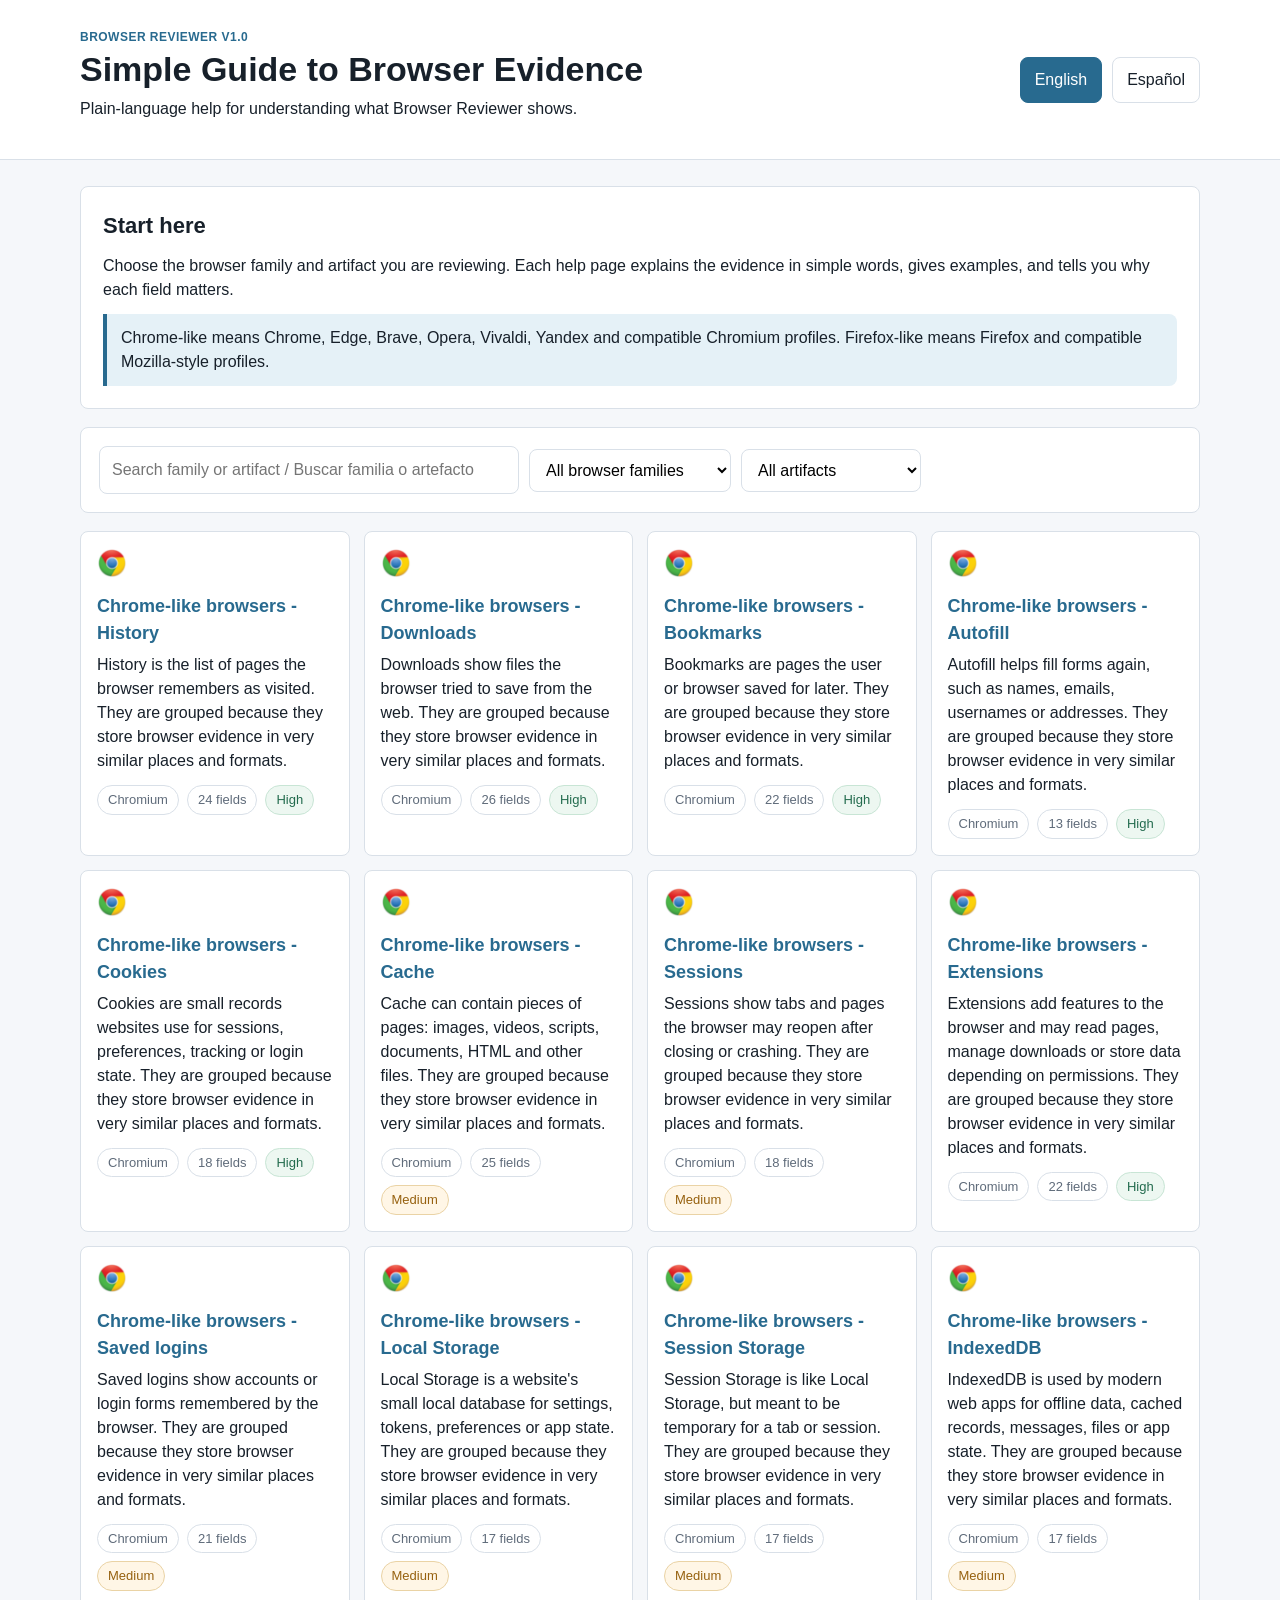
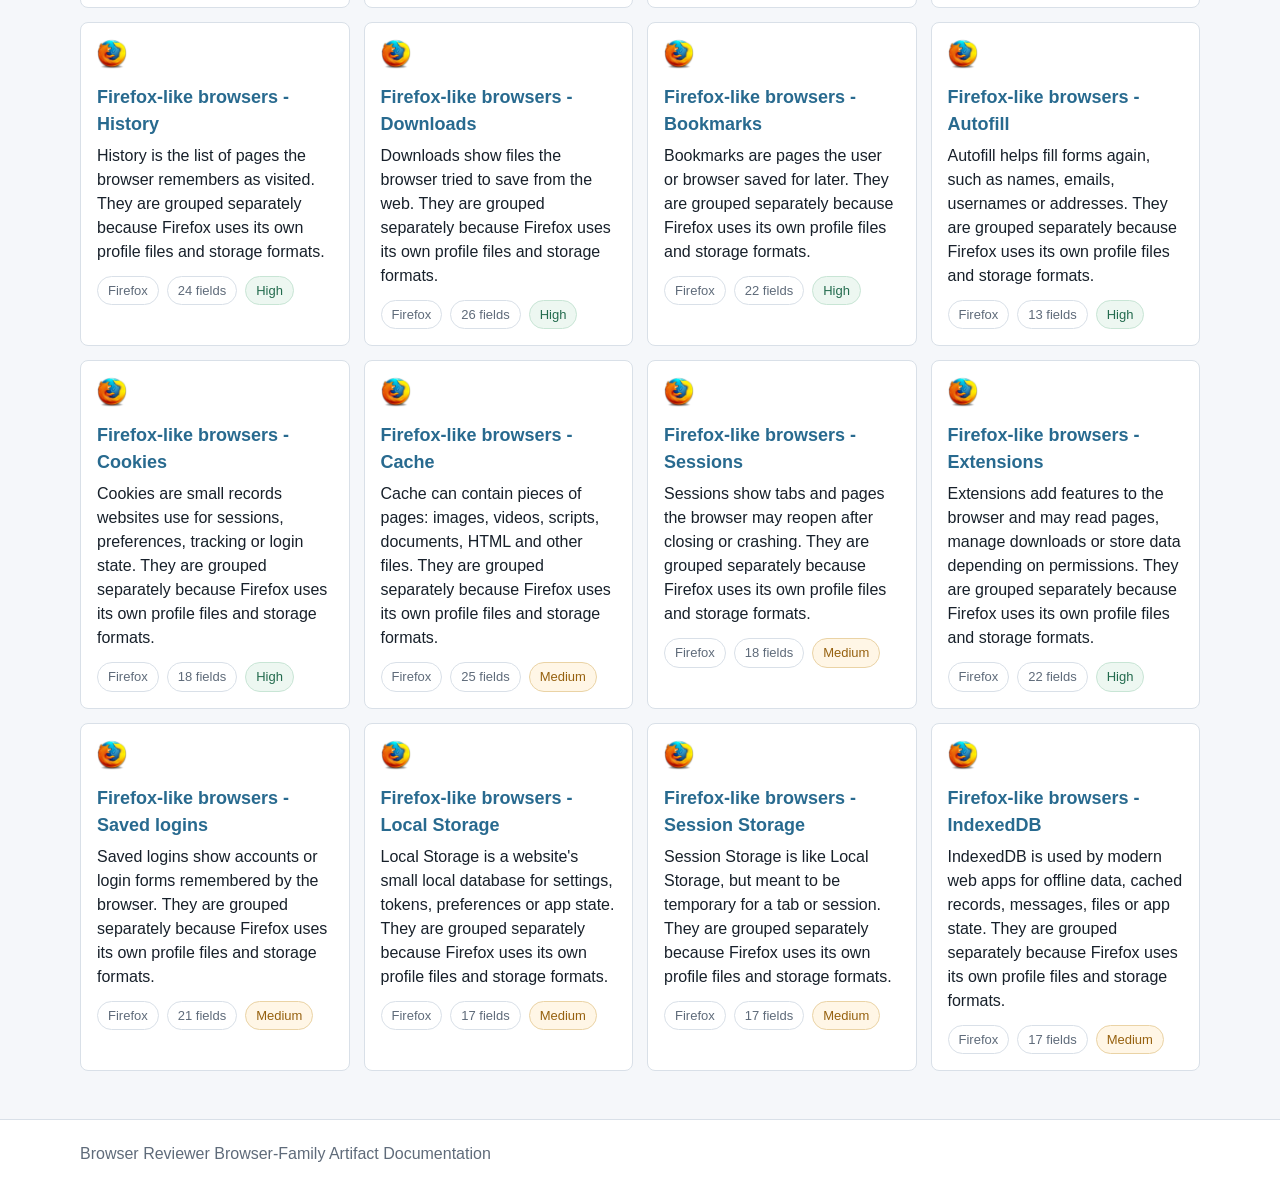
<file: Browser Reviewer v1.0/Browser Reviewer/Resources/docs/index.html>
<!doctype html>
<html lang="en">
<head>
  <meta charset="utf-8">
  <meta name="viewport" content="width=device-width, initial-scale=1">
  <title>Browser Reviewer Browser-Family Artifact Reference</title>
  <link rel="stylesheet" href="docs.css">
</head>
<body>
  <header>
    <div class="wrap topbar">
      <div>
        <div class="eyebrow">Browser Reviewer v1.0</div>
        <h1 data-label-en="Simple Guide to Browser Evidence" data-label-es="Guia Simple de Evidencia Web"></h1>
        <p data-label-en="Plain-language help for understanding what Browser Reviewer shows." data-label-es="Ayuda en lenguaje claro para entender lo que muestra Browser Reviewer."></p>
      </div>
      <div class="toolbar">
        <button data-lang="en">English</button>
        <button data-lang="es">Español</button>
      </div>
    </div>
  </header>

  <main class="wrap">
    <section class="hero">
      <h2 data-label-en="Start here" data-label-es="Empiece aqui"></h2>
      <p data-label-en="Choose the browser family and artifact you are reviewing. Each help page explains the evidence in simple words, gives examples, and tells you why each field matters." data-label-es="Elija la familia de navegador y el artefacto que esta revisando. Cada pagina explica la evidencia en palabras simples, da ejemplos y dice por que importa cada campo."></p>
      <div class="note" data-label-en="Chrome-like means Chrome, Edge, Brave, Opera, Vivaldi, Yandex and compatible Chromium profiles. Firefox-like means Firefox and compatible Mozilla-style profiles." data-label-es="Chrome-like significa Chrome, Edge, Brave, Opera, Vivaldi, Yandex y perfiles Chromium compatibles. Firefox-like significa Firefox y perfiles compatibles estilo Mozilla."></div>
    </section>

    <section class="panel filters">
      <input id="docSearch" type="search" placeholder="Search family or artifact / Buscar familia o artefacto">
      <select id="browserFilter">
        <option value="" data-label-en="All browser families" data-label-es="Todas las familias">All browser families</option>
      </select>
      <select id="artifactFilter">
        <option value="" data-label-en="All artifacts" data-label-es="Todos los artefactos">All artifacts</option>
      </select>
    </section>

    <section class="grid" id="artifactIndex"></section>
  </main>

  <footer>
    <div class="wrap">Browser Reviewer Browser-Family Artifact Documentation</div>
  </footer>

  <script src="browser-docs-data.js"></script>
  <script src="docs.js"></script>
</body>
</html>
</file>
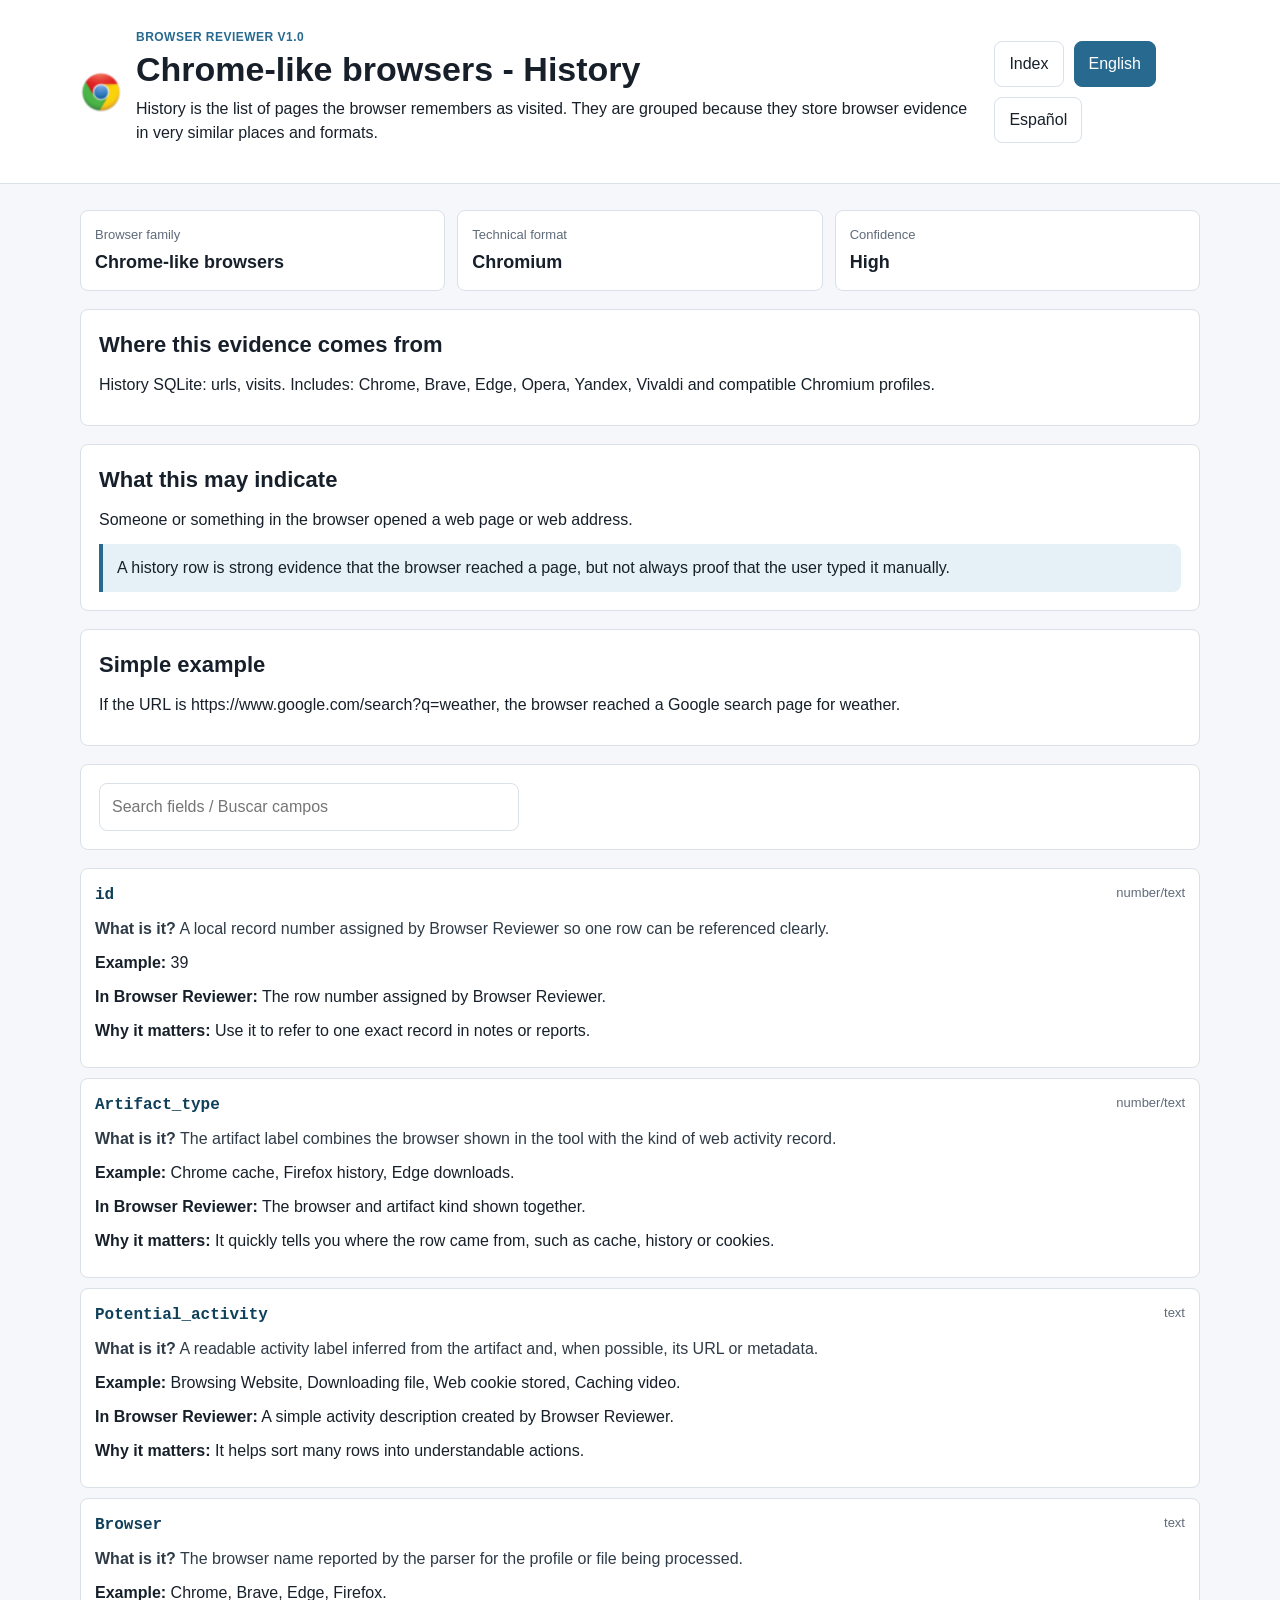
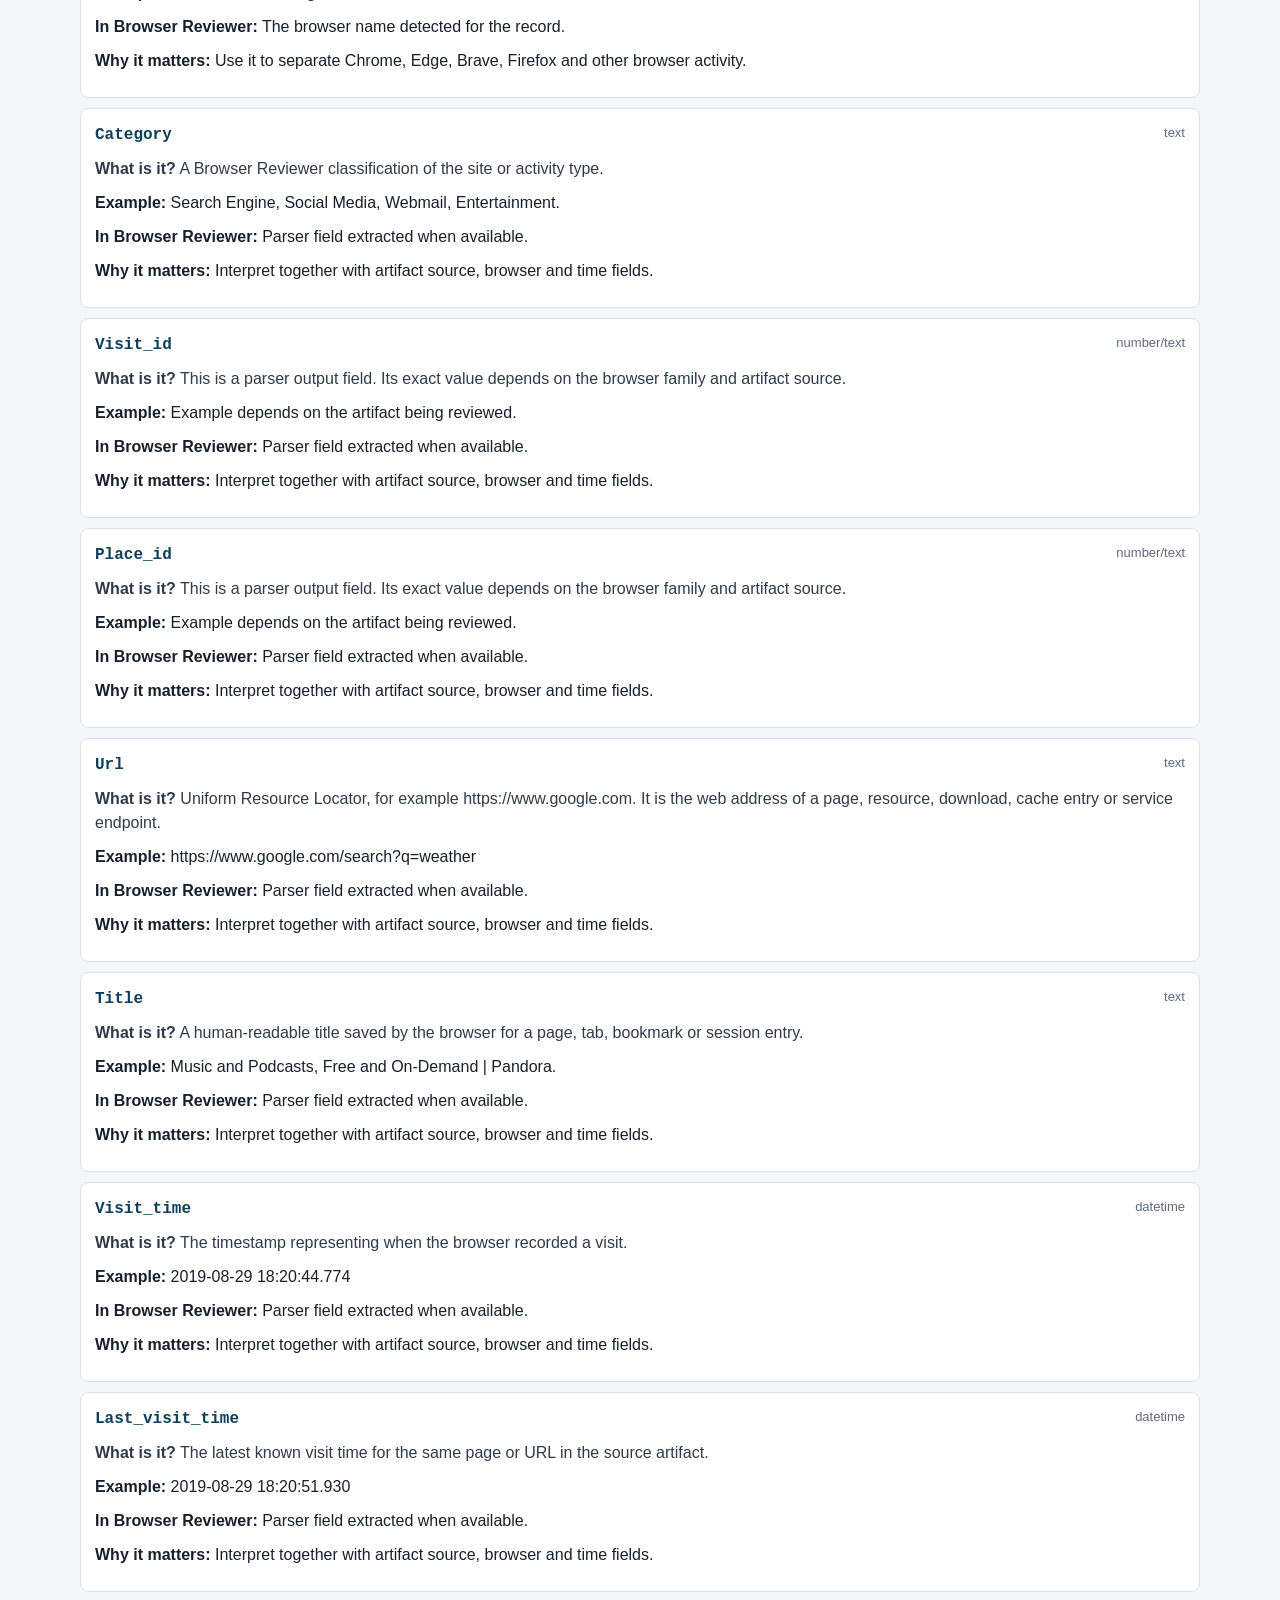
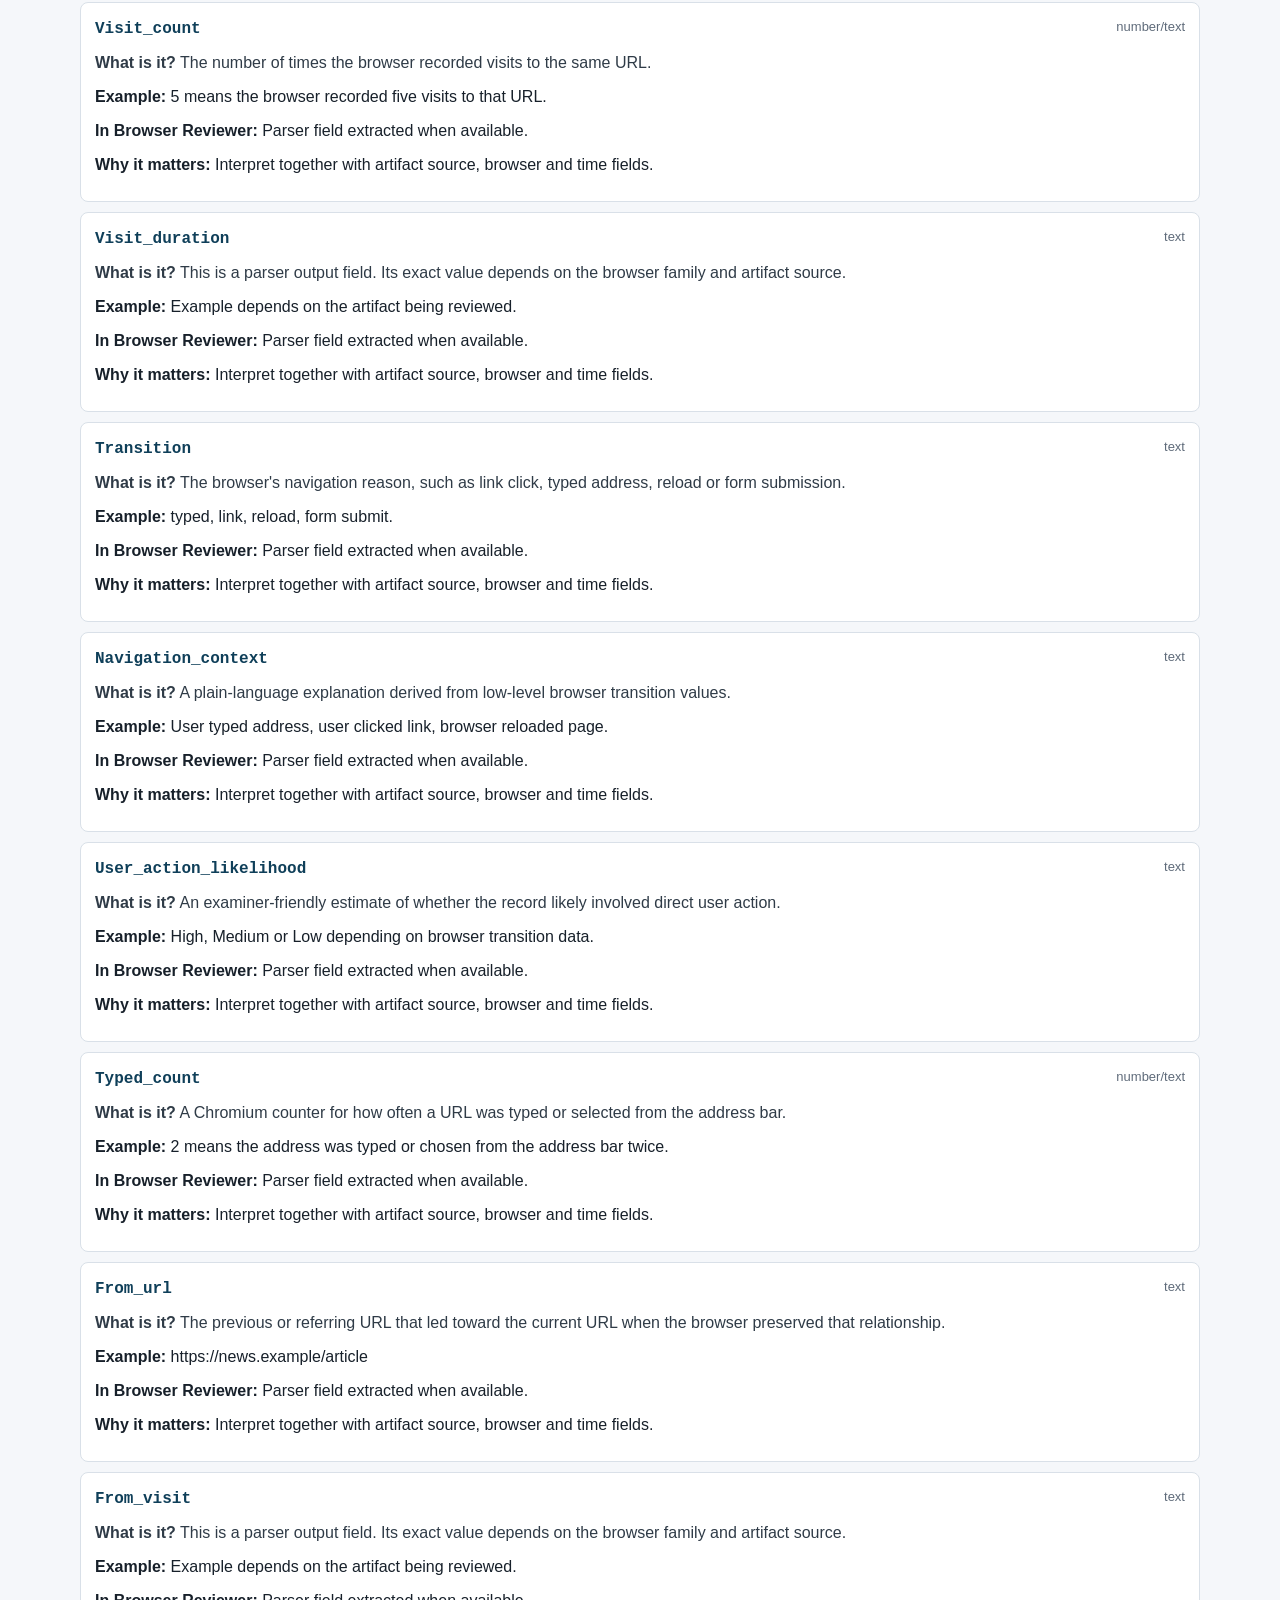
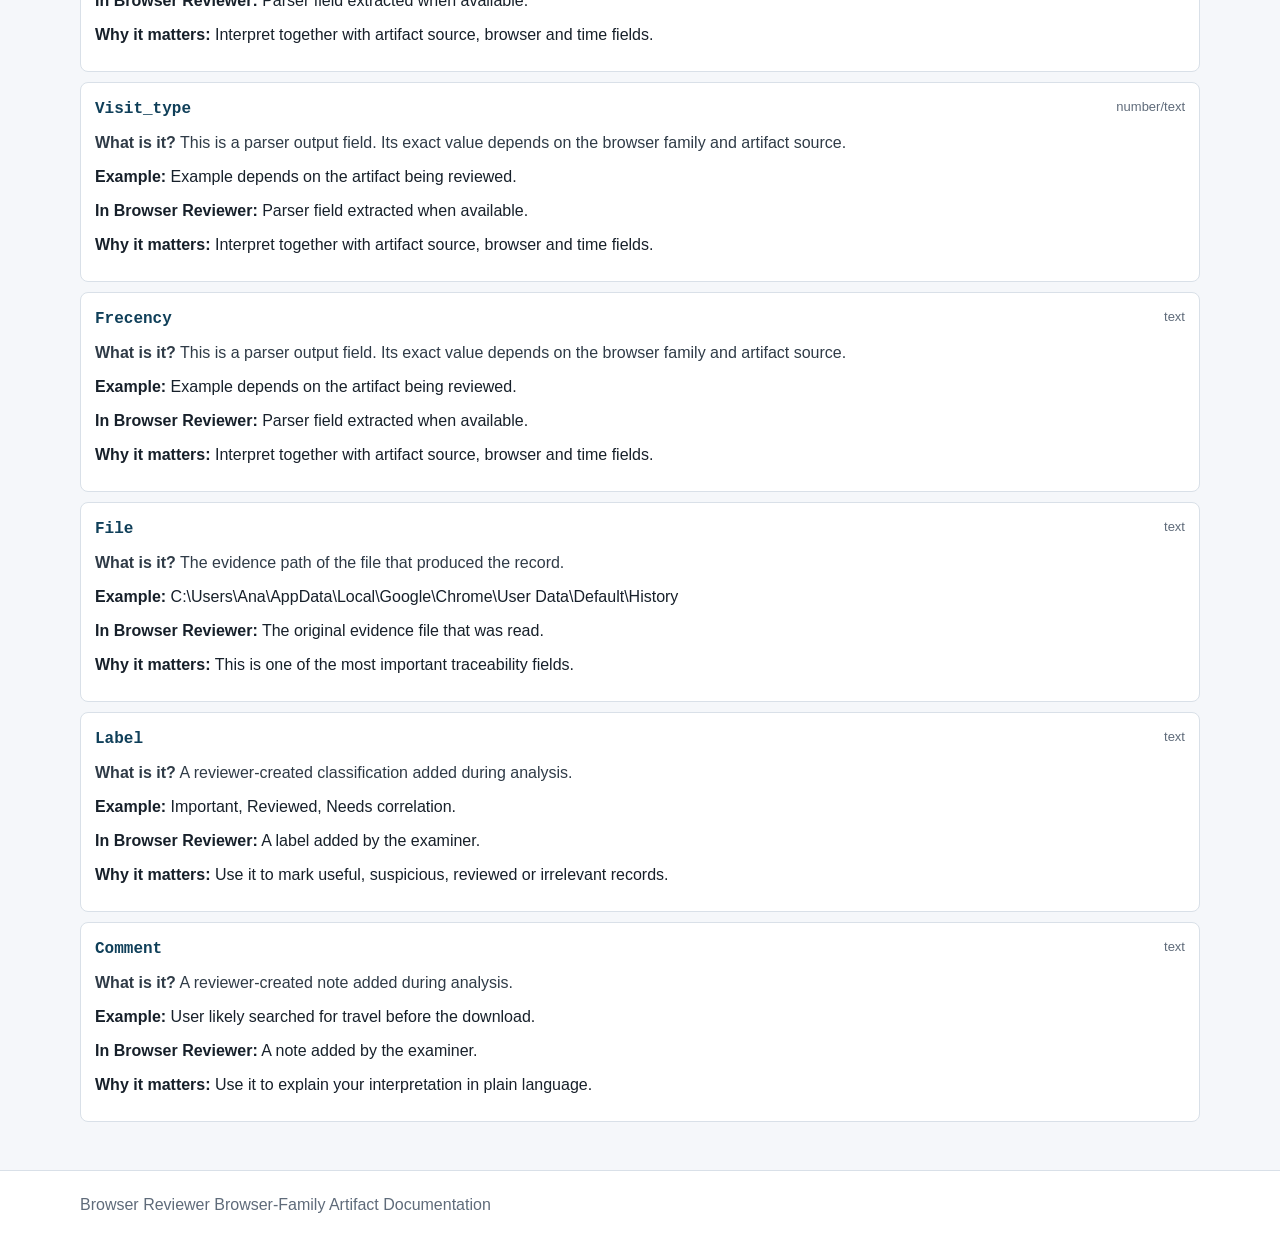
<file: Browser Reviewer v1.0/Browser Reviewer/Resources/docs/browser-artifact.html>
<!doctype html>
<html lang="en">
<head>
  <meta charset="utf-8">
  <meta name="viewport" content="width=device-width, initial-scale=1">
  <title>Browser-Family Artifact | Browser Reviewer Docs</title>
  <link rel="stylesheet" href="docs.css">
</head>
<body>
  <header>
    <div class="wrap topbar">
      <div class="title-row">
        <img class="doc-icon" data-doc-icon src="../browser_icon.png" alt="Browser">
        <div>
          <div class="eyebrow">Browser Reviewer v1.0</div>
          <h1 data-i18n="title"></h1>
          <p data-i18n="summary"></p>
        </div>
      </div>
      <div class="toolbar">
        <a class="button" href="index.html">Index</a>
        <button data-lang="en">English</button>
        <button data-lang="es">Español</button>
      </div>
    </div>
  </header>

  <main class="wrap">
    <section class="facts">
      <article>
        <span data-label-en="Browser family" data-label-es="Familia de navegador"></span>
        <strong data-i18n="browser"></strong>
      </article>
      <article>
        <span data-label-en="Technical format" data-label-es="Formato tecnico"></span>
        <strong data-i18n="family"></strong>
      </article>
      <article>
        <span data-label-en="Confidence" data-label-es="Confianza"></span>
        <strong data-i18n="confidence"></strong>
      </article>
    </section>

    <section class="panel">
      <h2 data-label-en="Where this evidence comes from" data-label-es="De donde sale esta evidencia"></h2>
      <p data-i18n="source"></p>
    </section>

    <section class="panel">
      <h2 data-label-en="What this may indicate" data-label-es="Que puede indicar"></h2>
      <p data-i18n="potential"></p>
      <div class="note" data-i18n="caution"></div>
    </section>

    <section class="panel">
      <h2 data-label-en="Simple example" data-label-es="Ejemplo simple"></h2>
      <p data-i18n="example"></p>
    </section>

    <section class="panel">
      <div class="toolbar">
        <input id="fieldSearch" type="search" placeholder="Search fields / Buscar campos">
      </div>
    </section>

    <section class="field-list" id="fields"></section>
  </main>

  <footer>
    <div class="wrap">Browser Reviewer Browser-Family Artifact Documentation</div>
  </footer>

  <script src="browser-docs-data.js"></script>
  <script src="docs.js"></script>
</body>
</html>
</file>
<file: Browser Reviewer v1.0/Browser Reviewer/Resources/docs/docs.css>
:root {
  --bg: #f5f7fa;
  --panel: #ffffff;
  --ink: #17202a;
  --muted: #5f6b7a;
  --line: #d9e0e8;
  --accent: #286a8f;
  --accent-soft: #e5f1f7;
  --good: #236b4e;
  --warn: #96610f;
}

* {
  box-sizing: border-box;
}

body {
  margin: 0;
  background: var(--bg);
  color: var(--ink);
  font-family: "Segoe UI", Arial, sans-serif;
  line-height: 1.5;
}

header {
  background: #ffffff;
  border-bottom: 1px solid var(--line);
}

.wrap {
  width: min(1120px, calc(100% - 40px));
  margin: 0 auto;
}

.topbar {
  display: flex;
  justify-content: space-between;
  gap: 16px;
  padding: 28px 0;
  align-items: center;
}

.eyebrow {
  color: var(--accent);
  font-weight: 700;
  letter-spacing: .04em;
  text-transform: uppercase;
  font-size: 12px;
}

h1 {
  margin: 4px 0 8px;
  font-size: 34px;
  line-height: 1.15;
}

h2 {
  margin: 0 0 12px;
  font-size: 22px;
}

p {
  margin: 0 0 10px;
}

a {
  color: var(--accent);
  text-decoration: none;
}

a:hover {
  text-decoration: underline;
}

main {
  padding: 26px 0 48px;
}

.toolbar {
  display: flex;
  gap: 10px;
  flex-wrap: wrap;
  align-items: center;
}

.title-row {
  display: flex;
  gap: 14px;
  align-items: center;
}

.doc-icon,
.browser-icon {
  width: 42px;
  height: 42px;
  object-fit: contain;
  flex: 0 0 auto;
}

button,
.button {
  border: 1px solid var(--line);
  border-radius: 8px;
  background: #ffffff;
  color: var(--ink);
  padding: 10px 14px;
  font: inherit;
  cursor: pointer;
}

button.active,
.button.primary {
  background: var(--accent);
  border-color: var(--accent);
  color: #ffffff;
}

.hero,
.panel,
.field-card,
.artifact-card {
  background: var(--panel);
  border: 1px solid var(--line);
  border-radius: 8px;
}

.hero {
  padding: 22px;
  margin-bottom: 18px;
}

.grid {
  display: grid;
  grid-template-columns: repeat(auto-fit, minmax(240px, 1fr));
  gap: 14px;
}

.artifact-card {
  padding: 16px;
}

.artifact-card .browser-icon {
  width: 30px;
  height: 30px;
  margin-bottom: 8px;
}

.artifact-card h2 {
  font-size: 18px;
  margin-bottom: 6px;
}

.panel {
  padding: 18px;
  margin-bottom: 18px;
}

.meta {
  display: flex;
  gap: 8px;
  flex-wrap: wrap;
  margin-top: 12px;
}

.pill {
  display: inline-flex;
  align-items: center;
  border-radius: 999px;
  border: 1px solid var(--line);
  padding: 4px 10px;
  color: var(--muted);
  background: #ffffff;
  font-size: 13px;
}

.pill.good {
  color: var(--good);
  background: #edf7f1;
  border-color: #c8e5d5;
}

.pill.warn {
  color: var(--warn);
  background: #fff6e6;
  border-color: #ead3a5;
}

input[type="search"] {
  width: min(420px, 100%);
  border: 1px solid var(--line);
  border-radius: 8px;
  padding: 11px 12px;
  font: inherit;
  background: #ffffff;
}

select {
  border: 1px solid var(--line);
  border-radius: 8px;
  padding: 11px 12px;
  font: inherit;
  background: #ffffff;
  min-width: 180px;
}

.filters {
  display: flex;
  gap: 10px;
  flex-wrap: wrap;
  align-items: center;
}

.facts {
  display: grid;
  grid-template-columns: repeat(auto-fit, minmax(190px, 1fr));
  gap: 12px;
  margin-bottom: 18px;
}

.facts article {
  background: var(--panel);
  border: 1px solid var(--line);
  border-radius: 8px;
  padding: 14px;
}

.facts span {
  display: block;
  color: var(--muted);
  font-size: 13px;
  margin-bottom: 4px;
}

.facts strong {
  font-size: 18px;
}

.field-list {
  display: grid;
  gap: 10px;
}

.field-card {
  padding: 14px;
}

.field-head {
  display: flex;
  justify-content: space-between;
  gap: 12px;
  align-items: flex-start;
}

.field-name {
  font-family: Consolas, "Courier New", monospace;
  font-weight: 700;
  color: #0f3f59;
}

.field-kind {
  color: var(--muted);
  font-size: 13px;
  white-space: nowrap;
}

.field-concept {
  margin-top: 10px;
  color: #2f3b47;
}

.note {
  border-left: 4px solid var(--accent);
  background: var(--accent-soft);
  padding: 12px 14px;
  border-radius: 0 8px 8px 0;
  margin-top: 12px;
}

.hidden {
  display: none !important;
}

footer {
  border-top: 1px solid var(--line);
  color: var(--muted);
  padding: 22px 0;
  background: #ffffff;
}

@media (max-width: 720px) {
  .topbar {
    align-items: flex-start;
    flex-direction: column;
  }

  h1 {
    font-size: 28px;
  }

  .wrap {
    width: min(100% - 24px, 1120px);
  }
}
</file>
